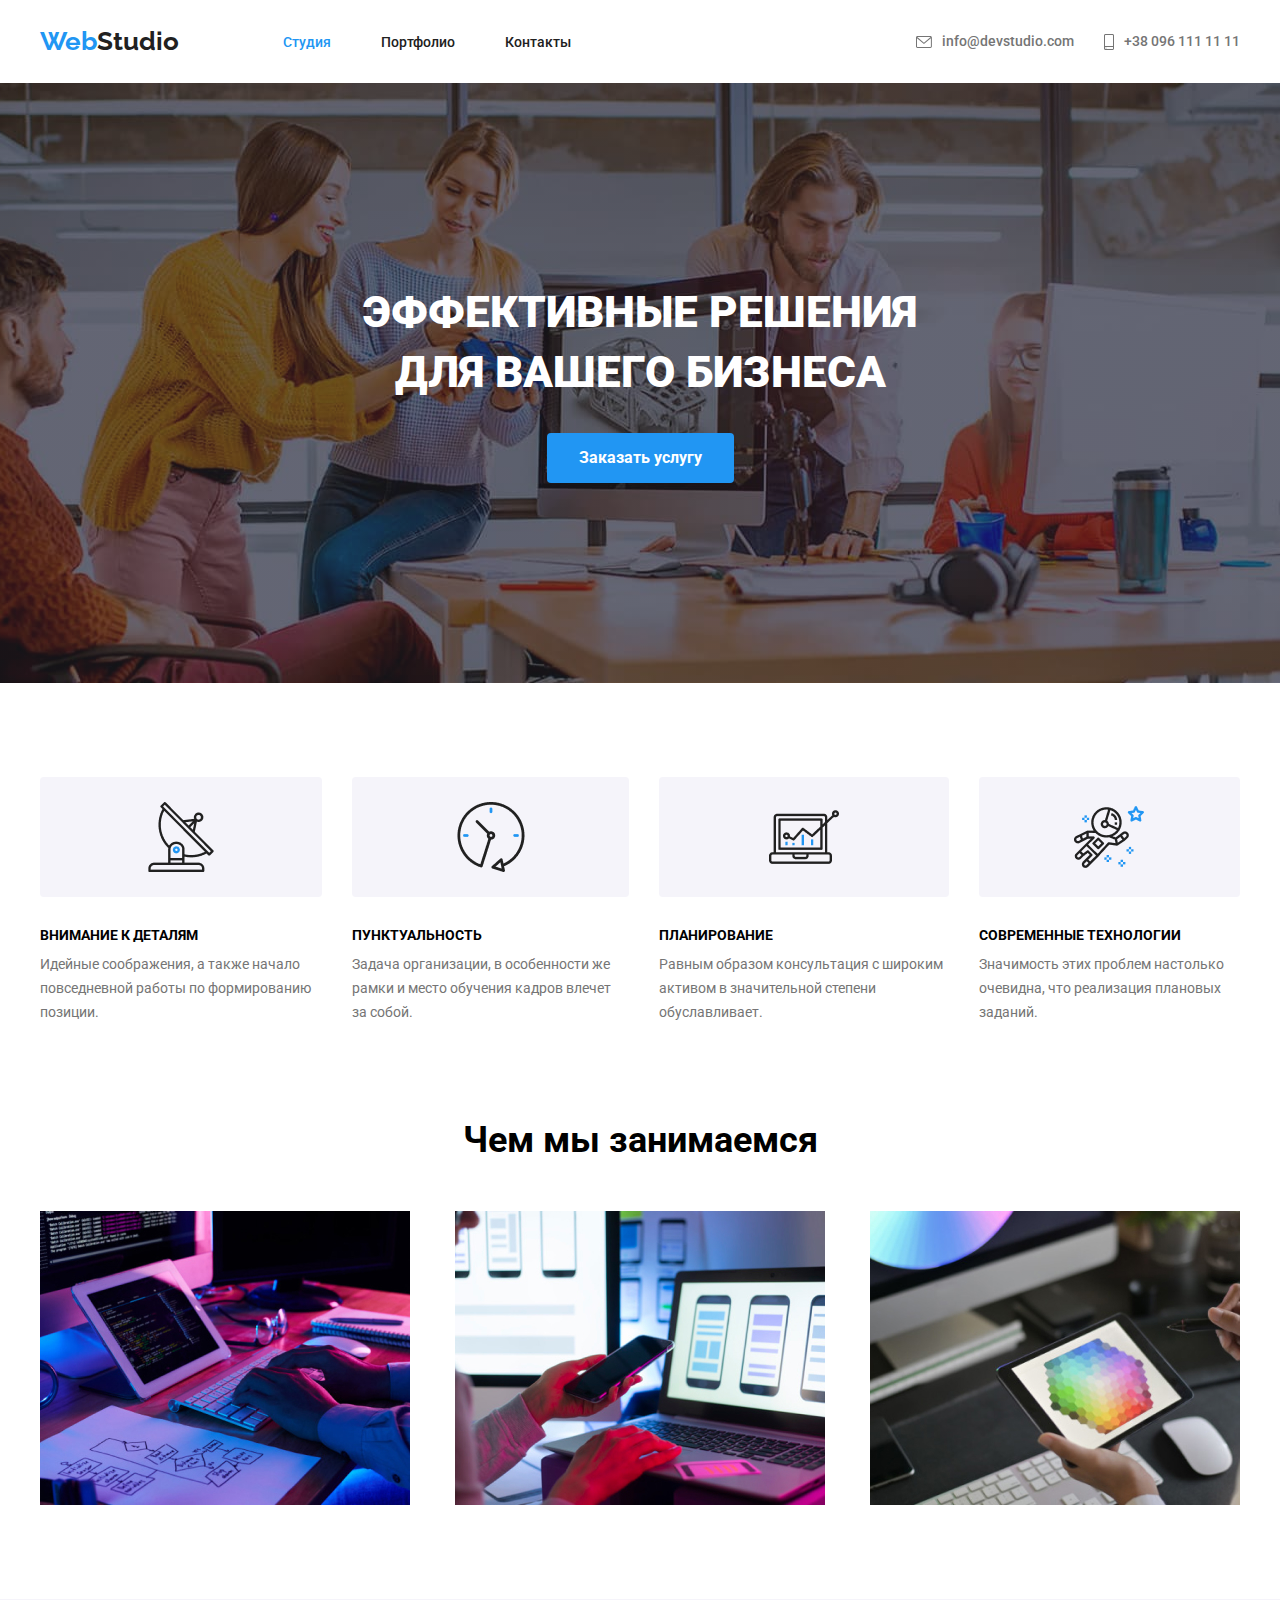
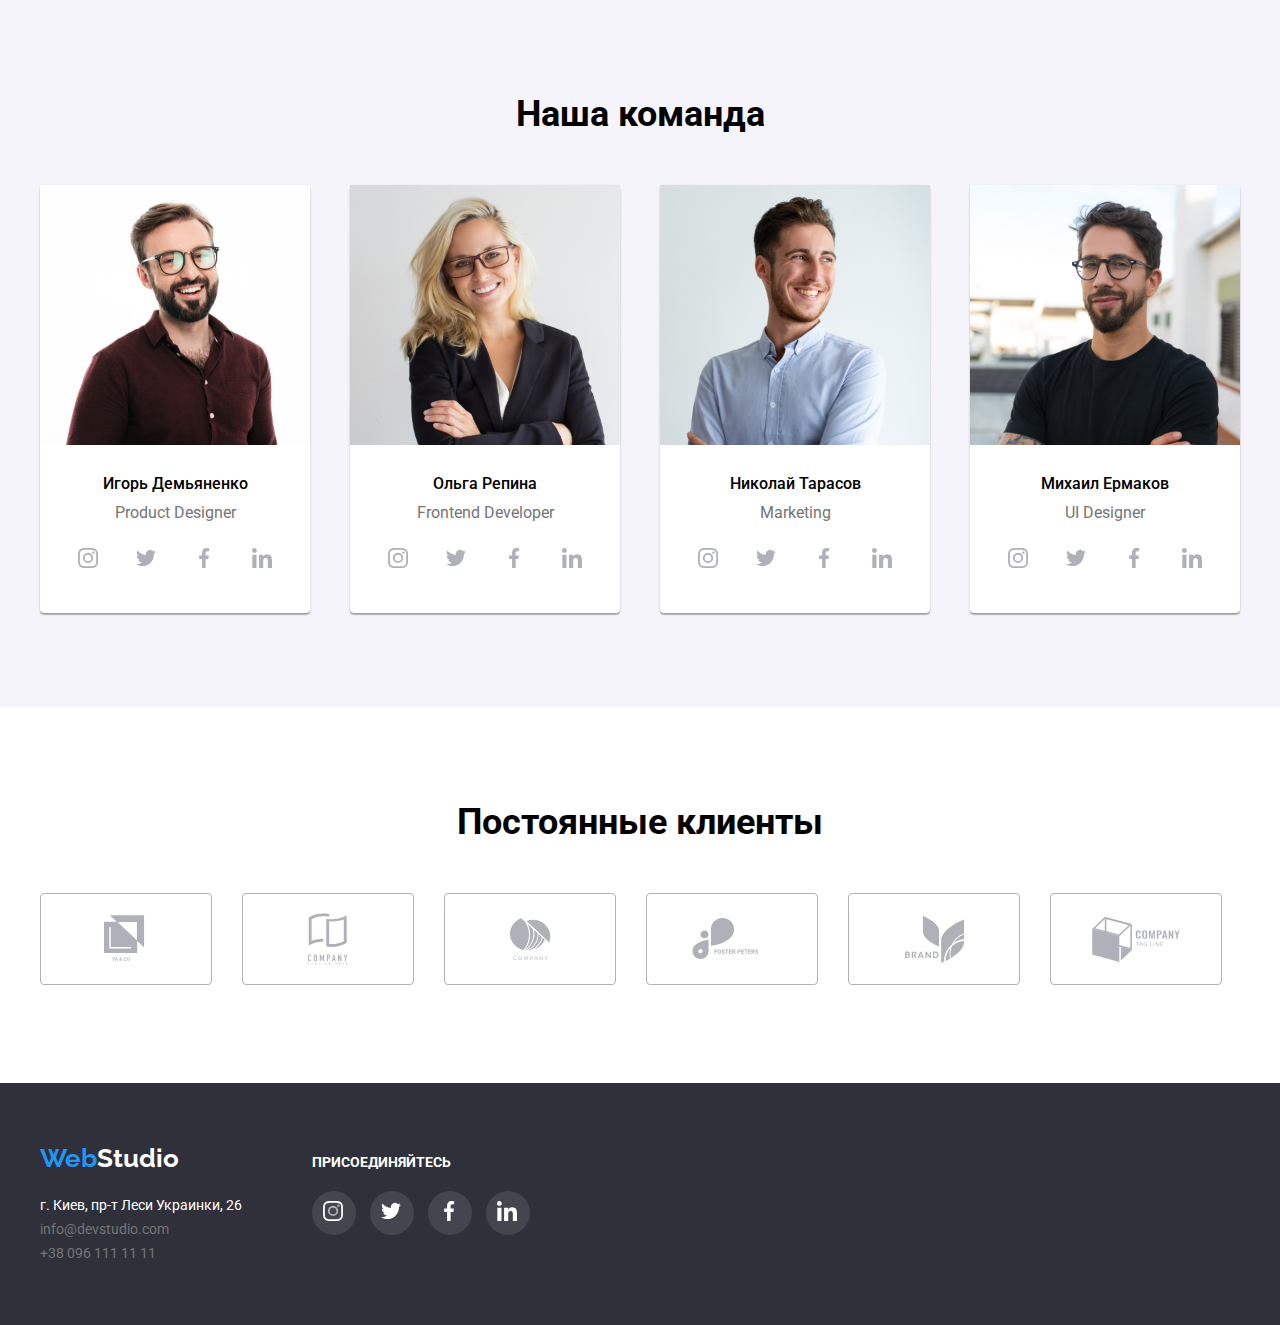
<file: index.html>
<!DOCTYPE html>
<html lang="ru">
<head>
    <meta charset="UTF-8">
    <meta name="viewport" content="width=device-width, initial-scale=1.0">
    <title>Web Studio</title>
    <link rel="stylesheet" href="css/modern-normalize.css">
    <link rel="stylesheet" href="./css/Style.css">
    <link rel="stylesheet" href="./css/variables.css">
    <link rel="preconnect" href="https://fonts.gstatic.com">
    <link href="https://fonts.googleapis.com/css2?family=Raleway:wght@700&family=Roboto:wght@400;500;700;900&display=swap"
        rel="stylesheet">

</head>
<body>
    <header>
        <!--CONTAINER-->
        <div class="container">
            <nav class="header-nav">
                <a class="logo" href="./index.html"><span class="logo-web">Web</span><span class="logo-studio">Studio</span></a>
                <ul class="site-nav">
                    <li class="nav-item"><a class="nav-link current" href="#">Студия</a></li>
                    <li class="nav-item"><a class="nav-link" href="./portfolio.html">Портфолио</a></li>
                    <li class="nav-item"><a class="nav-link" href="#">Контакты</a></li>  
                </ul>
            
                <ul class="contacts-nav">
                    <li>
                        <a class="header-contacts" href="mailto:info@devstudio.com">
                            <svg class="envelope">
                                <use href="./Images/symbol-defs.svg#envelope"></use>
                            </svg>info@devstudio.com</a>
                    </li>
                    <li>
                        <a class="header-contacts" href="tel:+380961111111">
                            <svg class="smartphone">
                                <use href="./Images/symbol-defs.svg#smartphone"></use>
                            </svg>+38 096 111 11 11</a>
                    </li>
                </ul>
            </nav>
        </div>
    </header>
    <main>
        <!--CONTAINER-->
        <section class="hero">
            <div class="overlay">
                <div class="container">
                    <div class="hero-text">
                        <h1 class="hero-title">эффективные решения<br>для вашего бизнеса</h1>
                    </div>
                    <div class="hero-btn">
                        <button class="hero-button">Заказать услугу</button>
                    </div>
                </div>
            </div>
        </section>
        <!--CONTAINER-->
        <section class="advantages-container">
            <div class="container">
                <h2 class="visually-hidden">Преимущества нашей студии</h2>
                <div class="advantages">
                    <ul class="advantages-list">
                        <li class="item-first">
                            <h3>внимание к деталям</h3>
                            <p>Идейные соображения, а также начало повседневной работы по формированию позиции.</p>
                        </li>
                        <li class="item-second">
                            <h3>пунктуальность</h3>
                            <p>Задача организации, в особенности же рамки и место обучения кадров влечет за собой.</p>
                        </li>
                        <li class="item-third">
                            <h3>планирование</h3>
                            <p>Равным образом консультация с широким активом в значительной степени обуславливает.</p>
                        </li>
                        <li class="item-last">
                            <h3>современные технологии</h3>
                            <p>Значимость этих проблем настолько очевидна, что реализация плановых заданий.</p>
                        </li>
                    </ul>
                </div>
            </div>
        </section>

            
        <!--CONTAINER-->
        <section class="services-container">
                <div class="container">
                        <h2 class="services-title">Чем мы занимаемся</h2>
                        <ul class="services-images">
                            <li>
                                <img src="./Images/box1.jpg" alt="Услуга1" width="370" height="294" />
                            </li>
                            <li>
                                <img src="./Images/box2.jpg" alt="Услуга2" width="370" height="294" />
                            </li>
                            <li>
                                <img src="./Images/box3.jpg" alt="Услуга3" width="370" height="294" />
                            </li>
                        </ul>
                </div>
        </section>
        <!--CONTAINER-->
        <section class="team-container">
            <div class="container">
                <div class="team-title">
                    <h2>Наша команда</h2>
                </div>
                <div>
                    <ul class="team-list">
                        <li>
                            <article>
                                <div class="card-thumb">
                                    <img src="./Images/img.jpg" alt="Игорь Демьяненко" width="270" height="260" />
                                    <div class="card-text">
                                        <h3 class="team h3">Игорь Демьяненко</h3>
                                        <p class="team p">Product Designer</p>
                                    </div>
                                    <div class="card-links">
                                        <ul class="social-list">
                                            <li>
                                                <a href="#">
                                                    <svg>
                                                        <use href="./Images/symbol-defs.svg#instagramT"></use>
                                                    </svg>
                                                </a>
                                            </li>
                                            <li class="social-item">
                                                <a href="#">
                                                    <svg class="social-icon">
                                                        <use href="./Images/symbol-defs.svg#twitterT"></use>
                                                    </svg>
                                                </a>
                                            </li>
                                            <li class="social-item">
                                                <a href="#">
                                                    <svg class="social-icon">
                                                        <use href="./Images/symbol-defs.svg#facebookT"></use>
                                                    </svg>
                                                </a>
                                            </li>
                                            <li class="social-item">
                                                <a href="#">
                                                    <svg class="social-icon">
                                                        <use href="./Images/symbol-defs.svg#linkedinT"></use>
                                                    </svg>
                                                </a>
                                            </li>
                                        </ul>
                                    </div>
                                </div>                          
                            </article>
                        </li>
                        <li>
                            <article>
                                <div class="card-thumb">
                                    <img src="./Images/img1.jpg" alt="Ольга Репина" width="270" height="260" />
                                    <div class="card-text">
                                        <h3 class="team h3">Ольга Репина</h3>
                                        <p class="team p">Frontend Developer</p>
                                    </div>
                                    <div class="card-links">
                                        <ul class="social-list">
                                            <li>
                                                <a href="#">
                                                    <svg>
                                                        <use href="./Images/symbol-defs.svg#instagramT"></use>
                                                    </svg>
                                                </a>
                                            </li>
                                            <li class="social-item">
                                                <a href="#">
                                                    <svg class="social-icon">
                                                        <use href="./Images/symbol-defs.svg#twitterT"></use>
                                                    </svg>
                                                </a>
                                            </li>
                                            <li class="social-item">
                                                <a href="#">
                                                    <svg class="social-icon">
                                                        <use href="./Images/symbol-defs.svg#facebookT"></use>
                                                    </svg>
                                                </a>
                                            </li>
                                            <li class="social-item">
                                                <a href="#">
                                                     <svg class="social-icon">
                                                        <use href="./Images/symbol-defs.svg#linkedinT"></use>
                                                     </svg>
                                                </a>
                                            </li>
                                        </ul>
                                        </div>
                                </div>
                            </article>
                        </li>
                        <li>
                            <article>
                                <div class="card-thumb">
                                    <img src="./Images/img2.jpg" alt="Николай Тарасов" width="270" height="260" />
                                    <div class="card-text">
                                        <h3 class="team h3">Николай Тарасов</h3>
                                        <p class="team p">Marketing</p>
                                    </div>
                                    <div class="card-links">
                                        <ul class="social-list">
                                            <li>
                                                <a href="#">
                                                    <svg>
                                                        <use href="./Images/symbol-defs.svg#instagramT"></use>
                                                    </svg>
                                                </a>
                                            </li>
                                            <li class="social-item">
                                                <a href="#">
                                                    <svg class="social-icon">
                                                        <use href="./Images/symbol-defs.svg#twitterT"></use>
                                                    </svg>
                                                </a>
                                            </li>
                                            <li class="social-item">
                                                <a href="#">
                                                    <svg class="social-icon">
                                                        <use href="./Images/symbol-defs.svg#facebookT"></use>
                                                    </svg>
                                                </a>
                                            </li>
                                            <li class="social-item">
                                                <a href="#">
                                                    <svg class="social-icon">
                                                        <use href="./Images/symbol-defs.svg#linkedinT"></use>
                                                    </svg>
                                                </a>
                                            </li>
                                        </ul>
                                    </div>
                                </div>
                            </article>
                        </li>
                        <li >
                            <article>
                                <div class="card-thumb">
                                        <img src="./Images/img3.jpg" alt="Михаил Ермаков" width="270" height="260" />
                                    <div class="card-text">
                                        <h3 class="team h3">Михаил Ермаков</h3>
                                        <p class="team p">UI Designer</p>
                                    </div>
                                    <div class="card-links">
                                        <ul class="social-list">
                                            <li>
                                                <a href="#">
                                                    <svg>
                                                        <use href="./Images/symbol-defs.svg#instagramT"></use>
                                                    </svg>
                                                </a>
                                            </li>
                                            <li class="social-item">
                                                <a href="#">
                                                    <svg class="social-icon">
                                                        <use href="./Images/symbol-defs.svg#twitterT"></use>
                                                    </svg>
                                                </a>
                                            </li>
                                            <li class="social-item">
                                                <a href="#">
                                                    <svg class="social-icon">
                                                        <use href="./Images/symbol-defs.svg#facebookT"></use>
                                                    </svg>
                                                </a>
                                            </li>
                                            <li class="social-item">
                                                <a href="#">
                                                    <svg class="social-icon">
                                                        <use href="./Images/symbol-defs.svg#linkedinT"></use>
                                                    </svg>
                                                </a>
                                            </li>
                                        </ul>
                                    </div>
                                </div>
                            </article>
                        </li>
                    </ul>
                </div>
            </div>
        
        
        
        </section>
        <!--CONTAINER-->
        <section class="clients">
            <div class="container">
                <h2 class="clients-title">Постоянные клиенты</h2>
                <ul class="clients-list">
                    <li>
                        <a href="#">
                            <svg class="client-a">
                                <use href="./Images/symbol-defs.svg#logo1"></use>
                            </svg>
                        </a>
                    </li>
                    <li>
                        <a href="#">
                            <svg class="client-b">
                                <use href="./Images/symbol-defs.svg#logo2"></use>
                            </svg>
                        </a>
                    </li>
                    <li>
                        <a href="#">
                            <svg class="client-c">
                                <use href="./Images/symbol-defs.svg#logo3"></use>
                            </svg>
                        </a>
                    </li>
                    <li>
                        <a href="#">
                            <svg class="client-d">
                                <use href="./Images/symbol-defs.svg#logo4"></use>
                            </svg>
                        </a>
                    </li>
                    <li>
                        <a href="#">
                            <svg class="client-e">
                                <use href="./Images/symbol-defs.svg#logo5"></use>
                            </svg>
                        </a>
                    </li>
                    <li>
                        <a href="#">
                            <svg class="client-f">
                                <use href="./Images/symbol-defs.svg#logo6"></use>
                            </svg>
                        </a>
                    </li>
                </ul>
            </div>
        </section>
    </main>
    <footer class="footer">
        <!--CONTAINER-->
        <div class="container">
            <div class="footer-nav">
                <div class="logo-item">
                    <a class="logo" href="./index.html"><span class="logo-web">Web</span><span class="logo-studio-footer">Studio</span></a>
                    <address>
                        <div class="footer-address"><p class="footer-location">г. Киев, пр-т Леси Украинки, 26</p>
                            <div class="footer-contacts">
                                <ul>
                                    <li><a class="footer-link" href="mailto:info@devstudio.com">info@devstudio.com</a></li>
                                    <li><a class="footer-link" href="tel:+380961111111">+38 096 111 11 11</a></li>
                                </ul>
                            </div>
                        </div>
                    </address>
                </div>
                <div class="join-links">
                    <h3>присоединяйтесь</h3>
                    <ul class="join-list">
                        <li class="join-item">
                            <a href="#">
                                <svg>
                                    <use href="./Images/symbol-defs.svg#instagramT"></use>
                                </svg>
                            </a>
                        </li>
                        <li class="join-item">
                            <a href="#">
                                <svg class="join-icon">
                                    <use href="./Images/symbol-defs.svg#twitterT"></use>
                                </svg>
                            </a>
                        </li>
                        <li class="join-item">
                            <a href="#">
                                <svg class="join-icon">
                                    <use href="./Images/symbol-defs.svg#facebookT"></use>
                                </svg>
                            </a>
                        </li>
                        <li class="join-item">
                            <a href="#">
                                <svg class="join-icon">
                                    <use href="./Images/symbol-defs.svg#linkedinT"></use>
                                </svg>
                            </a>
                        </li>
                    </ul>
                </div>
            </div>
        </div>
    </footer>
</body>
</html>
</file>
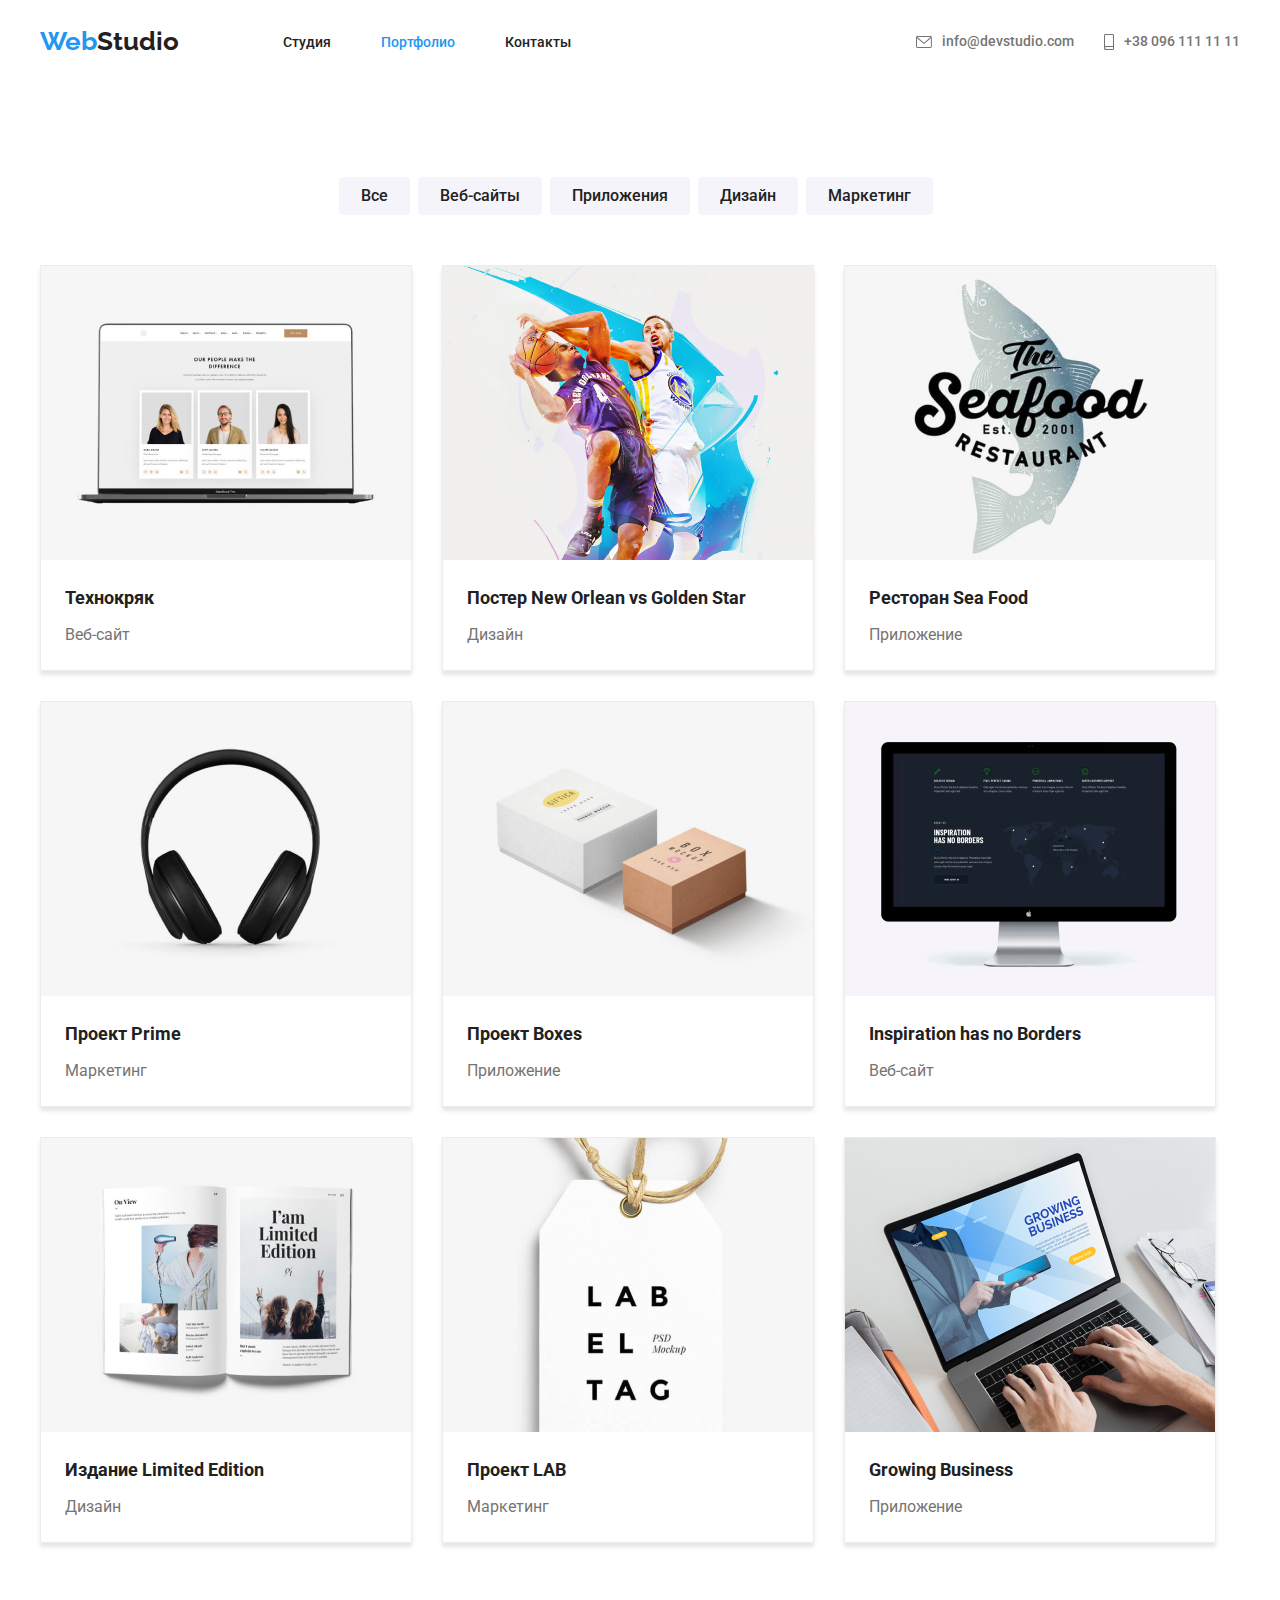
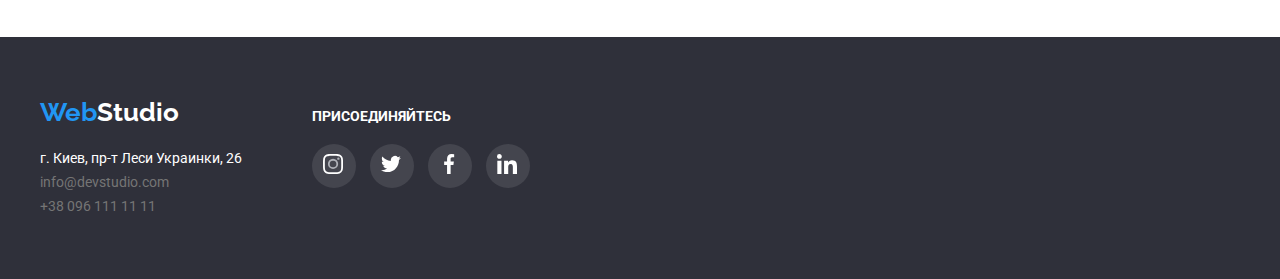
<file: portfolio.html>
<!DOCTYPE html>
<html lang="ru">
<head>
    <meta charset="UTF-8">
    <meta name="viewport" content="width=device-width, initial-scale=1.0">
    <title>Web Studio</title>
    <link rel="stylesheet" href="css/modern-normalize.css">
    <link rel="stylesheet" href="./css/Style.css">
    <link rel="stylesheet" href="./css/variables.css">
    <link rel="preconnect" href="https://fonts.gstatic.com">
    <link
        href="https://fonts.googleapis.com/css2?family=Raleway:wght@700&family=Roboto:wght@400;500;700;900&display=swap"
        rel="stylesheet">

</head>

<body>
    <header>
        <!--CONTAINER-->
        <div class="container">
            <nav class="header-nav">
                <a class="logo" href="./index.html"><span class="logo-web">Web</span><span class="logo-studio">Studio</span></a>
                <ul class="site-nav">
                    <li class="nav-item"><a class="nav-link" href="./index.html">Студия</a></li>
                    <li class="nav-item"><a class="nav-link current" href="./portfolio.html">Портфолио</a></li>
                    <li class="nav-item"><a class="nav-link" href="#">Контакты</a></li>
                </ul>
        
                <ul class="contacts-nav">
                    <li>
                        <a class="header-contacts" href="mailto:info@devstudio.com">
                            <svg class="envelope">
                                <use href="./Images/symbol-defs.svg#envelope"></use>
                            </svg>info@devstudio.com</a>
                    </li>
                    <li>
                        <a class="header-contacts" href="tel:+380961111111">
                            <svg class="smartphone">
                                <use href="./Images/symbol-defs.svg#smartphone"></use>
                            </svg>+38 096 111 11 11</a>
                    </li>
                </ul>
            </nav>
        </div>
    </header>
        <main>
            <section class="filter-container">
                <div class="container">
                    <h1 class="visually-hidden">Наши работы</h1>
                    <div>
                        <ul class="filter-list">
                            <li class="filter-button"><button class="filter-item">Все</button></li>
                            <li class="filter-button"><button class="filter-item">Веб-сайты</button></li>
                            <li class="filter-button"><button class="filter-item">Приложения</button></li>
                            <li class="filter-button"><button class="filter-item">Дизайн</button></li>
                            <li class="filter-button"><button class="filter-item">Маркетинг</button></li>
                        </ul>
                    </div>
                    <div class="cards-items">
                        <ul class="cards">
                            <li class="portfolio-card-thumb">
                                <a href="#">
                                    <img src="./Images/img1a.jpg" alt="Примеры работ">
                                    <div class="card-title">
                                        <h3 class="cards h3">Технокряк</h3>
                                        <p class="cards p">Веб-сайт</p>
                                    </div>
                                </a>
                            </li>
                            <li class="portfolio-card-thumb">
                                <a href="#">
                                    <img src="./Images/img2a.jpg" alt="Примеры работ" />
                                    <div class="card-title">
                                        <h3 class="cards h3">Постер New Orlean vs Golden Star</h3>
                                        <p class="cards p">Дизайн</p>
                                    </div>
                                </a>
                            </li>
                            <li class="portfolio-card-thumb">
                                <a href="#">
                                    <img src="./Images/img3a.jpg" alt="Примеры работ" />
                                    <div class="card-title">
                                        <h3 class="cards h3">Ресторан Sea Food</h3>
                                        <p class="cards p">Приложение</p>
                                    </div>
                                </a>
                            </li>
                            <li class="portfolio-card-thumb">
                                <a href="#">
                                    <img src="./Images/img4a.jpg" alt="Примеры работ" />
                                    <div class="card-title">
                                        <h3 class="cards h3">Проект Prime</h3>
                                        <p class="cards p">Маркетинг</p>
                                    </div>
                                </a>
                            </li>
                            <li class="portfolio-card-thumb">
                                <a href="#">
                                    <img src="./Images/img5a.jpg" alt="Примеры работ" />
                                    <div class="card-title">
                                        <h3 class="cards h3">Проект Boxes</h3>
                                        <p class="cards p">Приложение</p>
                                    </div>
                                </a>
                            </li>
                            <li class="portfolio-card-thumb">
                                <a href="#">
                                    <img src="./Images/img6a.jpg" alt="Примеры работ" />
                                    <div class="card-title">
                                        <h3 class="cards h3">Inspiration has no Borders</h3>
                                        <p class="cards p">Веб-сайт</p>
                                    </div>
                                </a>
                            </li>
                            <li class="portfolio-card-thumb">
                                <a href="#">
                                    <img src="./Images/img7a.jpg" alt="Примеры работ" />
                                    <div class="card-title">
                                        <h3 class="cards h3">Издание Limited Edition</h3>
                                        <p class="cards p">Дизайн</p>
                                    </div>
                                </a>
                            </li>
                            <li class="portfolio-card-thumb">
                                <a href="#">
                                    <img src="./Images/img8a.jpg" alt="Примеры работ" />
                                    <div class="card-title">
                                        <h3 class="cards h3">Проект LAB</h3>
                                        <p class="cards p">Маркетинг</p>
                                    </div>
                                </a>
                            </li>
                            <li class="portfolio-card-thumb">
                                <a href="#">
                                    <img src="./Images/img9a.jpg" alt="Примеры работ" />
                                    <div class="card-title">
                                        <h3 class="cards h3">Growing Business</h3>
                                        <p class="cards p">Приложение</p>
                                    </div>
                                </a>
                            </li>
                        </ul>
                    </div>
                </div>
            </section>

        </main>
    <footer class="footer">
        <!--CONTAINER-->
        <div class="container">
            <div class="footer-nav">
                <div class="logo-item">
                    <a class="logo" href="./index.html"><span class="logo-web">Web</span><span
                            class="logo-studio-footer">Studio</span></a>
                    <address>
                        <div class="footer-address">
                            <p class="footer-location">г. Киев, пр-т Леси Украинки, 26</p>
                            <div class="footer-contacts">
                                <ul>
                                    <li><a class="footer-link" href="mailto:info@devstudio.com">info@devstudio.com</a></li>
                                    <li><a class="footer-link" href="tel:+380961111111">+38 096 111 11 11</a></li>
                                </ul>
                            </div>
                        </div>
                    </address>
                </div>
                <div class="join-links">
                    <h3>присоединяйтесь</h3>
                    <ul class="join-list">
                        <li class="join-item">
                            <a href="#">
                                <svg>
                                    <use href="./Images/symbol-defs.svg#instagramT"></use>
                                </svg>
                            </a>
                        </li>
                        <li class="join-item">
                            <a href="#">
                                <svg class="join-icon">
                                    <use href="./Images/symbol-defs.svg#twitterT"></use>
                                </svg>
                            </a>
                        </li>
                        <li class="join-item">
                            <a href="#">
                                <svg class="join-icon">
                                    <use href="./Images/symbol-defs.svg#facebookT"></use>
                                </svg>
                            </a>
                        </li>
                        <li class="join-item">
                            <a href="#">
                                <svg class="join-icon">
                                    <use href="./Images/symbol-defs.svg#linkedinT"></use>
                                </svg>
                            </a>
                        </li>
                    </ul>
                </div>
            </div>
        </div>
    </footer>
        
    
</body>
</html>
</file>
<file: css/Style.css>
/* основные стили для всего документа */

body {
  font-family: 'Roboto', sans-serif;
}

h2 {
  font-weight: 700;
  font-size: 36px;
  line-height: 1.17;
}

.container {
  width: 1200px;
  padding: 0 15px;
  margin: 0 auto;
}

img {
  display: block;
  max-width: 100%;
  height: auto;
}

/* логотип */

.logo {
  font-family: 'raleway', sans-serif;
  font-weight: 700;
  font-size: 26px;
  line-height: 1.17;
}

.logo-web {
  color: var(--blue-text);
}

.logo-studio {
  color: var(--main-text);
  margin-right: 93px;
}

/* навигация шапка */

.header-nav,
.site-nav,
.contacts-nav {
  display: flex;
}

.header-nav {
  justify-content: space-between;
  align-items: center;
  width: 100%;
}

.site-nav .nav-link:hover,
.site-nav .nav-link:focus {
  color: var(--blue-text);
}

.nav-item {
  padding: 32px 0px 32px 0px;
  margin-left: 50px;
}

.nav-item:first-child {
  margin-left: 0px;
}

.nav-link {
  font-weight: 500;
  font-size: 14px;
  line-height: 1.17;
  color: var(--main-text);
}

.nav-link.current {
  color: var(--blue-text);
}

.header-contacts:hover,
.header-contacts:focus {
  color: var(--blue-text);
}

.contacts-nav {
  margin-left: 305px;
}

.header-contacts:first-child {
  margin-left: 0px;
}

.header-contacts:last-child {
  margin-left: 30px;
}

.header-contacts {
  font-weight: 500;
  font-size: 14px;
  line-height: 1.17;
  color: var(--grey-text);
  padding-top: 32px;
  padding-bottom: 32px;
  margin-left: 50px;
  display: flex;
  align-items: center;
  white-space: nowrap;
}

.envelope {
  width: 16px;
  height: 12px;
  fill: currentColor;
  margin-right: 10px;
}

.smartphone {
  width: 10px;
  height: 16px;
  fill: currentColor;
  margin-right: 10px;
}

/* ГЕРОЙ */

.hero {
  text-align: center;
  padding-top: 200px;
  padding-bottom: 200px;
  background-color: var(--dark-back);
  background-image: linear-gradient(
      to right,
      rgba(47, 48, 58, 0.4),
      rgba(47, 48, 58, 0.4)
    ),
    url('../Images/hero.jpg');
  background-repeat: no-repeat;
  background-size: cover;
  background-position: center;
}

.hero-title {
  font-weight: 900;
  font-size: 44px;
  line-height: 1.36;
  color: var(--white-text);
  text-transform: uppercase;
}

.hero-text {
  box-sizing: border-box;
  align-items: center;
}

.hero-btn {
  margin-top: 30px;
}

.hero-button {
  background: var(--blue-text);
  padding: 10px 32px;
  font-family: 'roboto', sans-serif;
  font-weight: 700;
  font-size: 16px;
  line-height: 1.88;
  color: var(--white-text);
  border-radius: 4px;
}

/* преимущества */

.visually-hidden {
  position: absolute;
  width: 1px;
  height: 1px;
  margin: -1px;
  border: 0;
  padding: 0;

  white-space: nowrap;
  clip-path: inset(100%);
  clip: rect(0 0 0 0);
  overflow: hidden;
}

.advantages-container {
  padding-top: 94px;
  padding-bottom: 94px;
  flex-basis: calc(100% / 4);
}

.item-first,
.item-second,
.item-third {
  margin-right: 30px;
  width: auto;
}

.advantages-list {
  display: inline-flex;
}

.advantages > h3 {
  margin-top: 30px;
}

.advantages-list > li::before {
  display: block;
  content: '';
  height: 120px;
  background-color: var(--light-grey);
  border-radius: 4px;
  background-repeat: no-repeat;
  background-position: center;
}

.item-first::before {
  background-image: url('../Images/antenna.png');
}

.item-second::before {
  background-image: url('../Images/clock.png');
}

.item-third::before {
  background-image: url('../Images/diagram.png');
}

.item-last::before {
  background-image: url('../Images/astronaut.png');
}

.advantages-list > .li {
  width: 270px;
  flex-basis: calc(100% / 4);
}

.advantages p {
  font-weight: 400;
  font-size: 14px;
  line-height: 1.71;
  color: var(--grey-text);
  text-align: left;
}

.advantages h3 {
  font-weight: 700;
  font-size: 14px;
  line-height: 1.17;
  text-transform: uppercase;
  margin-bottom: 10px;
  margin-top: 30px;
}

/* Чем мы занимаемся */

.services-container {
  padding-bottom: 94px;
}

.services-title {
  text-align: center;
  margin-bottom: 50px;
}

.services-images {
  display: flex;
  flex-basis: calc(100% / 3);
  justify-content: space-between;
}

/* команда */

.team-container {
  background-color: var(--light-grey);
  padding-top: 94px;
  padding-bottom: 94px;
}

.team-list {
  display: flex;
  justify-content: space-between;
}

.card-thumb {
  background-color: var(--white-text);
  outline: 1px solid transparent;
  border-radius: 4px;
  height: 428px;
  width: 270px;
  text-align: center;
  box-shadow: 0px 1px 3px rgba(0, 0, 0, 0.12), 0px 1px 1px rgba(0, 0, 0, 0.14),
    0px 2px 1px rgba(0, 0, 0, 0.2);
}

.card-thumb:hover,
.card-thumb:focus {
  box-shadow: 0px 1px 1px rgba(0, 0, 0, 0.12), 0px 4px 4px rgba(0, 0, 0, 0.06),
    1px 4px 6px rgba(0, 0, 0, 0.16);
}

.card-text {
  padding-top: 30px;
  padding-bottom: 16px;
}

.card-links {
  padding-bottom: 30px;
}

.team-title {
  text-align: center;
  margin-bottom: 50px;
}

.team-list .h3 {
  font-weight: 500;
  font-size: 16px;
  line-height: 1.17;
}

.team-list .p {
  font-weight: 400;
  font-size: 16px;
  line-height: 1.16;
  color: var(--grey-text);
  margin-top: 10px;
}

.social-list li {
  display: inline-flex;
  justify-content: center;
  align-items: center;
}

.social-list li:not(:last-child) {
  margin-right: 10px;
}

.social-list a {
  width: 44px;
  height: 44px;
  color: var(--icon-grey);
  border-radius: 50%;
}

.social-list a:hover,
.social-list a:focus {
  background-color: var(--blue-text);
  color: var(--white-text);
}

.social-list svg {
  width: 20px;
  height: 20px;
  fill: currentColor;
  padding-top: 10px;
}

.social-list svg:hover,
.social-list svg:focus {
  color: currentColor;
}

/* Постоянные клиенты */

.clients {
  display: flex;
  justify-content: space-between;
  padding-top: 94px;
  padding-bottom: 98px;
}

.clients-title {
  text-align: center;
  margin-bottom: 50px;
}

.clients-list {
  display: flex;
}

.clients-list li:not(:last-child) {
  margin-right: 30px;
}

.clients-list a {
  display: inline-flex;
  justify-content: center;
  align-items: center;
  width: 170px;
  height: 90px;

  border: 1px solid var(--icon-grey);
  color: var(--icon-grey);
  border-radius: 4px;
}

.clients-list a:hover,
.clients-list a:focus {
  color: var(--blue-text);
  border: 1px solid var(--blue-text);
}

.client-a {
  width: 44.27px;
  height: 49.23px;
  fill: currentColor;
}

.client-b {
  width: 40px;
  height: 52px;
  fill: currentColor;
}

.client-c {
  width: 41px;
  height: 42.6px;
  fill: currentColor;
}

.client-d {
  width: 79.66px;
  height: 42.02px;
  fill: currentColor;
}

.client-e {
  width: 59px;
  height: 47px;
  fill: currentColor;
}

.client-f {
  width: 88.48px;
  height: 45.44px;
  fill: currentColor;
}

/* футер */

.footer {
  background-color: var(--dark-back);
  padding-top: 60px;
  padding-bottom: 60px;
}

.footer-nav {
  display: flex;
  align-items: baseline;
}

.logo-studio-footer {
  color: var(--white-text);
}

.footer-address {
  font-weight: 400;
  font-size: 14px;
  line-height: 1.71;
  margin-top: 20px;
}

.footer-location {
  color: var(--white-text);
}

.footer-contacts {
  color: var(--white-op60);
}

.footer-link {
  font-weight: 400;
  font-size: 14px;
  line-height: 1.71;
  color: var(--grey-text);
  margin-top: 9px;
}

/* ПРИСОЕДИНЯЙТЕСЬ */

.join-links {
  margin-left: 70px;
}

.join-links h3 {
  font-weight: 700;
  font-size: 14px;
  line-height: 1.17;
  color: var(--white-text);
  text-transform: uppercase;
  margin-bottom: 20px;
}

.join-list li {
  display: inline-flex;
  justify-content: center;
  align-items: center;
}

.join-list li:not(:last-child) {
  margin-right: 10px;
}

.join-list a {
  width: 44px;
  height: 44px;
  background-color: var(--white-op10);
  color: var(--white-text);
  border-radius: 50%;
}

.join-list a:hover,
.join-list a:focus {
  background-color: var(--blue-text);
}

.join-list svg {
  width: 20px;
  height: 20px;
  fill: currentColor;
  padding-top: 10px;
  margin-left: 11px;
}

.join-list svg:hover,
.join-list svg:focus {
  color: currentColor;
}

/* портфолио фильтры */

.filter-container {
  padding-bottom: 94px;
  padding-top: 94px;
  /* border-top: 1px solid var(--grey-border-light); */
}

.filter-list {
  display: flex;
  justify-content: center;
  margin-bottom: 50px;
}

.filter-item {
  background: var(--grey-button);
  font-family: 'roboto', sans-serif;
  font-weight: 500;
  font-size: 16px;
  line-height: 1.6;
  color: var(--main-text);
  border-radius: 4px;
  margin-right: 8px;
  padding: 6px 22px;
}

.filter-button {
  margin-right: 8px;
  /* filter: drop-shadow(0px 4px 4px rgba(0, 0, 0, 0.25)); */
}

.filter-button :last-child {
  margin-right: 0px;
}

.filter-item:hover,
.filter-item:focus {
  background: var(--blue-text);
  color: var(--white-text);
  box-shadow: 0px 1px 1px rgba(0, 0, 0, 0.12), 0px 4px 4px rgba(0, 0, 0, 0.06),
    1px 4px 6px rgba(0, 0, 0, 0.16);
}

/* портфолио карточки */

.cards-items {
  margin-left: -30px;
  margin-top: -30px;
}

.cards {
  display: inline-flex;
  flex-wrap: wrap;
  flex-basis: calc(100% / 3 - 30px);
}

.cards li {
  margin-left: 30px;
  margin-top: 30px;
}

.portfolio-card-thumb {
  border: 1px solid var(--grey-border-light);
  height: 404px;
  width: 370px;
  text-align: left;
  box-shadow: 0px 4px 4px rgba(0, 0, 0, 0.1);
}

.portfolio-card-thumb:hover,
.portfolio-card-thumb:focus {
  box-shadow: 0px 1px 1px rgba(0, 0, 0, 0.12), 0px 4px 4px rgba(0, 0, 0, 0.06),
    1px 4px 6px rgba(0, 0, 0, 0.16);
}

.card-title {
  display: flex;
  flex-direction: column;
  padding-top: 20px;
  padding-right: 24px;
  padding-bottom: 20px;
  padding-left: 24px;
  text-align: left;
}

.card-title h3 {
  font-weight: 700;
  font-size: 18px;
  line-height: 2;
  color: var(--main-text);
}

.card-title p {
  font-weight: 400;
  font-size: 16px;
  line-height: 1.88;
  color: var(--grey-text);
  margin-top: 4px;
}
</file>
<file: css/variables.css>
:root {
  --white-text: rgba(255, 255, 255, 1);
  --main-text: rgba(33, 33, 33, 1);
  --blue-text: rgba(33, 150, 243, 1);
  --grey-text: rgba(117, 117, 117, 1);
  --white-op60: rgba(255, 255, 255, 0.6);
  --white-op10: rgba(255, 255, 255, 0.1);
  --light-grey: rgba(245, 244, 250, 1);
  --dark-back: rgba(47, 48, 58, 1);
  --grey-button: #f5f4fa;
  --grey-border: rgba(238, 238, 238, 1);
  --grey-border-light: rgba(236, 236, 236, 1);
  --icon-grey: rgba(175, 177, 184, 1);
}
</file>
